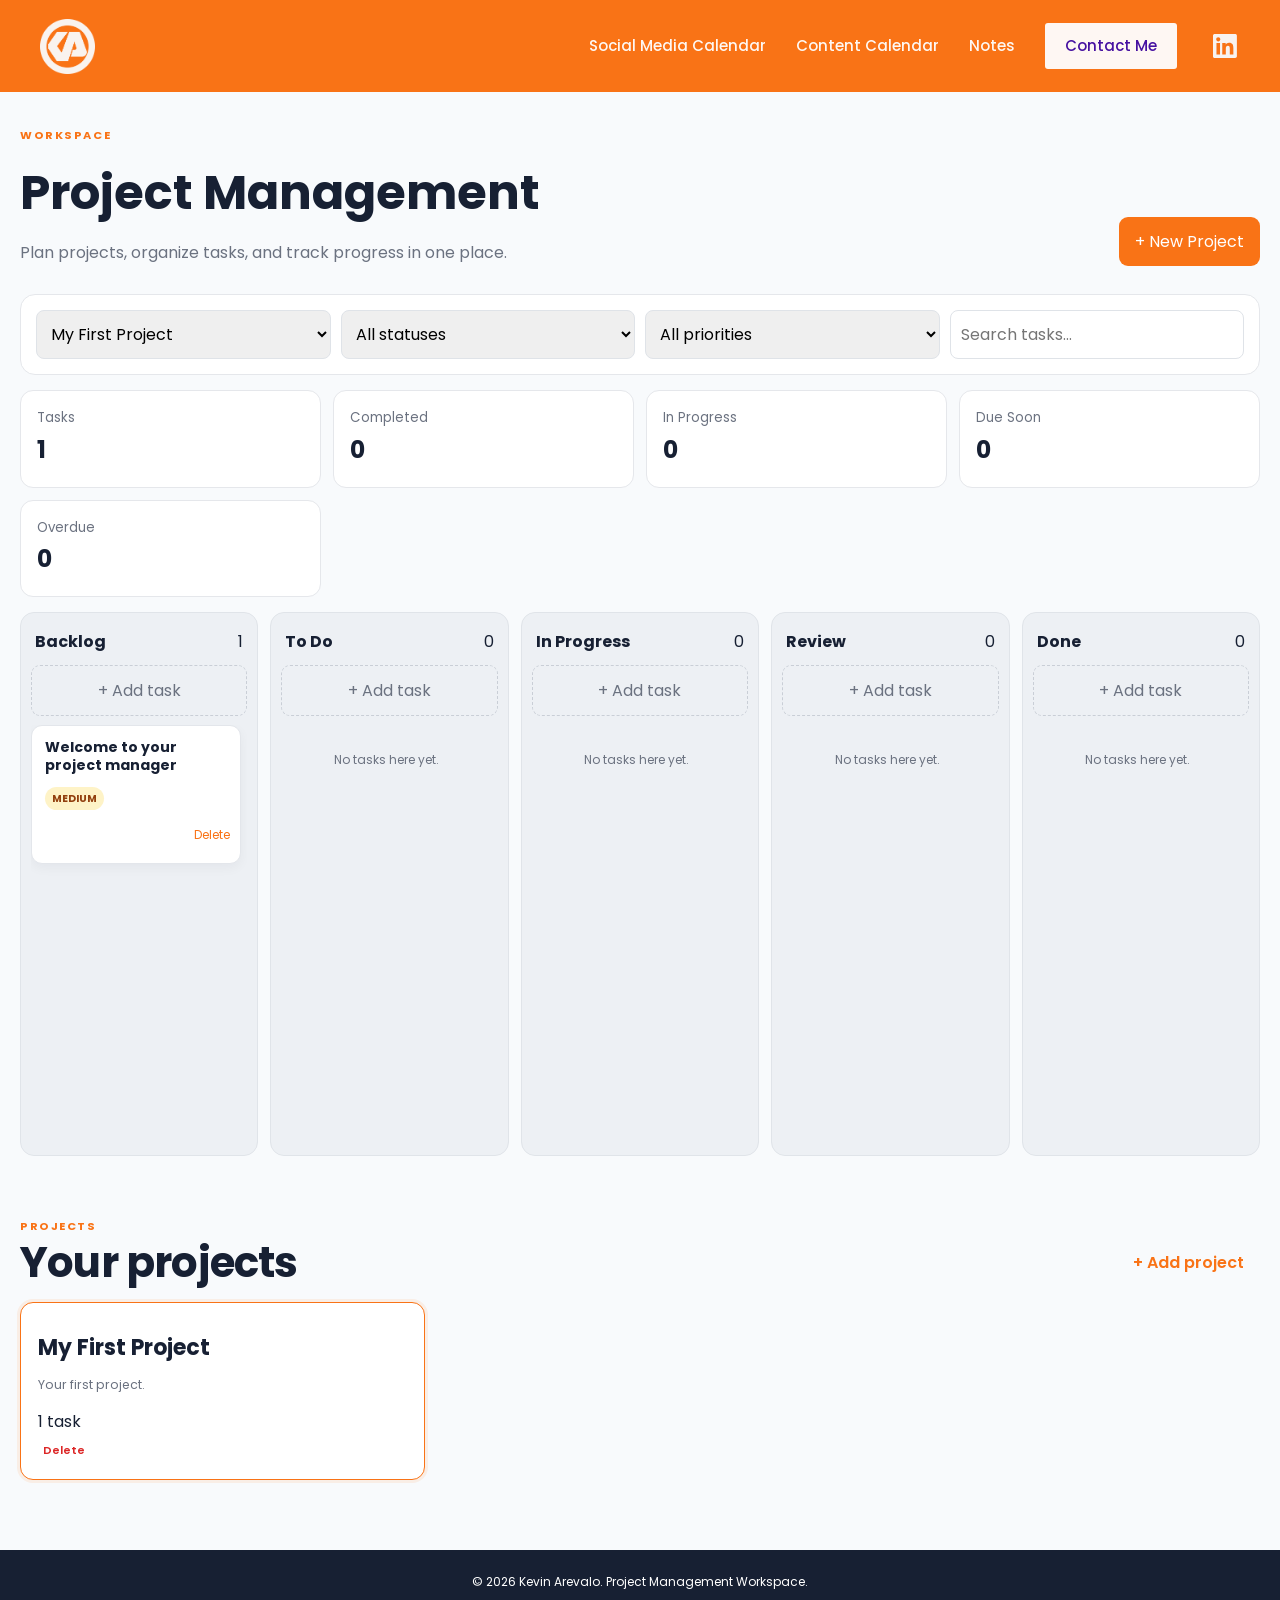
<file: project-management.html>
<!doctype html>
<html lang="en">

<head>
  <meta charset="utf-8">

  <meta
    name="viewport"
    content="width=device-width, initial-scale=1"
  >

  <title>Project Management | Kevin Arevalo</title>

  <!-- Google Fonts -->
  <link rel="preconnect" href="https://fonts.googleapis.com">
  <link
    rel="preconnect"
    href="https://fonts.gstatic.com"
    crossorigin

  >
  <link
    href="https://fonts.googleapis.com/css2?family=Poppins:wght@400;500;600;700&display=swap"
    rel="stylesheet"
  >

  <link rel="icon" type="image/png" href="assets/favicon-o.png">

  <!-- Main Website CSS -->
  <link rel="stylesheet" href="styles.css">

  <!-- Project Management CSS -->
  <link rel="stylesheet" href="project-management.css">
</head>


<body class="pm-page">

  <!-- =====================================================
       HEADER / NAVIGATION
       ===================================================== -->

  <header class="site-header">
    <div class="container">

  <nav class="nav" aria-label="Primary navigation">

    <a
      class="brand"
      href="index.html"
      aria-label="Kevin Arevalo"
    >
      <img
        src="assets/favicon-w.png"
        alt="Kevin Arevalo"
      >
    </a>
   <a href="social/social-media-calendar.html">Social Media Calendar</a>
  <a href="social/content-calendar.html">Content Calendar</a>
   <a href="../../worknotes/index.html">Notes</a>

        <a
          class="btn purple1"
          href="mailto:kevinarevalofreelanceph@gmail.com?subject=I%20would%20like%20to%20know%20more%20about%20your%20services&body=Hi%20Kevin%2C%0A%0AI%20am%20interested%20in%20your%20services.%20Can%20you%20please%20get%20back%20to%20me%2C%20and%20let%27s%20talk%20about%20it.%0A%0AThank%20you%21"
          target="_blank"
          rel="noopener noreferrer"
        >
          Contact Me
        </a>

    <div class="socials" aria-label="Social links">

      <a
        href="https://www.linkedin.com/in/kevin-arevalo-44ba21239/"
        target="_blank"
        rel="noopener noreferrer"
        aria-label="LinkedIn"
      >
        <img
          src="assets/LinkedIn_Icon.svg"
          alt=""
        >
      </a>

    </div>

    <button
      class="mobile-toggle"
      type="button"
      aria-label="Open menu"
      aria-expanded="false"
    >
      ☰
    </button>

  </nav>

</div>

  </header>


  <!-- =====================================================
       MAIN CONTENT
       ===================================================== -->

  <main class="pm-main">

    <div class="pm-wrap">


      <!-- =================================================
           PAGE HEADER
           ================================================= -->

      <section class="pm-head">

        <div>

          <span>WORKSPACE</span>

          <h1>
            Project Management
          </h1>

          <p>
            Plan projects, organize tasks, and track progress
            in one place.
          </p>

        </div>


        <!-- New Project Button -->

        <button
          id="newProject"
          type="button"
        >
          + New Project
        </button>

      </section>



      <!-- =================================================
           TOOLBAR
           ================================================= -->

      <section class="pm-toolbar">

        <!-- Project Selector -->

        <label for="projectSelect" class="sr-only">
          Select project
        </label>

        <select id="projectSelect">
        </select>


        <!-- Status Filter -->

        <label for="statusFilter" class="sr-only">
          Filter by status
        </label>

        <select id="statusFilter">

          <option value="all">
            All statuses
          </option>

          <option value="backlog">
            Backlog
          </option>

          <option value="todo">
            To Do
          </option>

          <option value="in-progress">
            In Progress
          </option>

          <option value="review">
            Review
          </option>

          <option value="done">
            Done
          </option>

        </select>


        <!-- Priority Filter -->

        <label for="priorityFilter" class="sr-only">
          Filter by priority
        </label>

        <select id="priorityFilter">

          <option value="all">
            All priorities
          </option>

          <option value="high">
            High
          </option>

          <option value="medium">
            Medium
          </option>

          <option value="low">
            Low
          </option>

        </select>


        <!-- Task Search -->

        <label for="search" class="sr-only">
          Search tasks
        </label>

        <input
          id="search"
          type="search"
          placeholder="Search tasks..."
          autocomplete="off"
        >

      </section>



      <!-- =================================================
           PROJECT STATISTICS
           ================================================= -->

      <section
        class="pm-stats"
        aria-label="Project statistics"
      >

        <!-- Total Tasks -->

        <div>

          <small>
            Tasks
          </small>

          <b id="statTasks">
            0
          </b>

        </div>


        <!-- Completed -->

        <div>

          <small>
            Completed
          </small>

          <b id="statCompleted">
            0%
          </b>

        </div>


        <!-- In Progress -->

        <div>

          <small>
            In Progress
          </small>

          <b id="statProgress">
            0
          </b>

        </div>


        <!-- Due Soon -->

        <div>

          <small>
            Due Soon
          </small>

          <b id="statDue">
            0
          </b>

        </div>



       <!-- Overdue -->

<div>

  <small>
    Overdue
  </small>

  <b id="statOverdue">
    0
  </b>

</div>

      </section>

      <!-- =================================================
           KANBAN BOARD
           ================================================= -->

      <section
        id="board"
        class="board"
        aria-label="Project task board"
      >
      </section>



      <!-- =================================================
           PROJECT LIST
           ================================================= -->

      <section class="projects">

        <div class="section-head">

          <div>

            <span>
              PROJECTS
            </span>

            <h2>
              Your projects
            </h2>

          </div>


          <!-- Add Project -->

          <button
            id="newProject2"
            type="button"
          >
            + Add project
          </button>

        </div>


        <!-- Project Cards -->

        <div
          id="projectCards"
          class="project-cards"
        >
        </div>

      </section>

    </div>

  </main>



  <!-- =====================================================
       FOOTER
       ===================================================== -->

  <footer class="pm-footer">

    ©
    <span id="year"></span>
    Kevin Arevalo.
    Project Management Workspace.

  </footer>



  <!-- =====================================================
       NEW / EDIT TASK DIALOG
       ===================================================== -->

  <dialog id="taskDialog">

    <form id="taskForm">

      <!-- Close Button -->

      <button
        type="button"
        class="close"
        data-close="taskDialog"
        aria-label="Close task dialog"
      >
        ×
      </button>


      <span>
        TASK
      </span>


      <h2 id="taskDialogTitle">
        Task
      </h2>


      <!-- Hidden Task Information -->

      <input
        type="hidden"
        id="taskId"
      >

      <input
        type="hidden"
        id="taskStatus"
      >


      <!-- Task Title -->

      <label for="taskTitle">

        Title

        <input
          id="taskTitle"
          type="text"
          required
          maxlength="140"
          placeholder="Enter task title"
        >

      </label>


      <!-- Task Description -->

      <label for="taskDescription">

        Description

        <textarea
          id="taskDescription"
          rows="4"
          placeholder="Add task details..."
        ></textarea>

      </label>


      <!-- Priority + Due Date -->

      <div class="form-grid">


        <!-- Priority -->

        <label for="taskPriority">

          Priority

          <select id="taskPriority">

            <option value="high">
              High
            </option>

            <option
              value="medium"
              selected
            >
              Medium
            </option>

            <option value="low">
              Low
            </option>

          </select>

        </label>


        <!-- Due Date -->

        <label for="taskDue">

          Due date

          <input
            id="taskDue"
            type="date"
          >

        </label>

      </div>


<!-- Labels -->

<label for="taskLabels">

  Labels

  <input
    id="taskLabels"
    type="text"
    placeholder="SEO, Client, Content"
  >

</label>


<!-- =================================================
     TASK ATTACHMENTS
     ================================================= -->

<section
  class="task-attachments"
  aria-labelledby="taskAttachmentsTitle"
>

  <div class="task-attachments-head">

    <div>

      <strong id="taskAttachmentsTitle">
        Attachments
      </strong>

      <small>
        Add images and documents to this task.
      </small>

    </div>


    <label
      for="taskFiles"
      class="attach-files-button"
    >
      + Attach files
    </label>

    <input
      id="taskFiles"
      type="file"
      multiple
      hidden
      accept="image/*,.pdf,.doc,.docx,.xls,.xlsx,.ppt,.pptx,.txt,.csv"
    >

  </div>


  <div
    id="taskAttachmentsList"
    class="task-attachments-list"
  >

    <p class="no-attachments">
      No attachments yet.
    </p>

  </div>

</section>


      <!-- Dialog Buttons -->

      <div class="dialog-actions">

        <button
          type="button"
          data-close="taskDialog"
        >
          Cancel
        </button>


        <button
          type="submit"
          class="primary"
        >
          Save task
        </button>

      </div>

    </form>

  </dialog>



  <!-- =====================================================
       NEW PROJECT DIALOG
       ===================================================== -->

  <dialog id="projectDialog">

    <form id="projectForm">

      <!-- Close Button -->

      <button
        type="button"
        class="close"
        data-close="projectDialog"
        aria-label="Close project dialog"
      >
        ×
      </button>


      <span>
        PROJECT
      </span>


      <h2>
        New project
      </h2>


      <!-- Project Name -->

      <label for="projectName">

        Project name

        <input
          id="projectName"
          type="text"
          required
          maxlength="100"
          placeholder="Enter project name"
        >

      </label>


      <!-- Project Description -->

      <label for="projectDescription">

        Description

        <textarea
          id="projectDescription"
          rows="4"
          placeholder="What is this project about?"
        ></textarea>

      </label>


      <!-- Dialog Buttons -->

      <div class="dialog-actions">

        <button
          type="button"
          data-close="projectDialog"
        >
          Cancel
        </button>


        <button
          type="submit"
          class="primary"
        >
          Create project
        </button>

      </div>

    </form>

  </dialog>



  <!-- =====================================================
       JAVASCRIPT
       ===================================================== -->

  <script src="project-management.js"></script>

</body>

</html>
</file>
<file: styles.css>
/* =========================================================
   1. FONTS
   ========================================================= */

@import url("https://fonts.googleapis.com/css2?family=Poppins:wght@400;500;600;700&display=swap");


/* =========================================================
   2. GLOBAL VARIABLES
   ========================================================= */

:root {
  --orange: #f97316;
  --orange-dark: #ea580c;

  --navy: #172033;

  --soft: #f8fafc;
  --lav: #f2f0fe;

  --purple: #5200d9;
  --purple2: #c10fff;

  --yellow: #ffcd57;

  --white: #ffffff;
  --muted: #6b7280;

  --max: 1200px;
}


/* =========================================================
   3. GLOBAL / RESET STYLES
   ========================================================= */

* {
  box-sizing: border-box;
}

html {
  scroll-behavior: smooth;
}

body {
  margin: 0;
  font-family: Poppins, Arial, sans-serif;
  color: var(--navy);
  background: var(--white);
  line-height: 1.7;
}

img {
  max-width: 100%;
  display: block;
}

a {
  color: inherit;
}


/* =========================================================
   4. CONTAINER
   ========================================================= */

.container {
  width: min(var(--max), calc(100% - 48px));
  margin: auto;
}


/* =========================================================
   5. HEADER / NAVIGATION
   ========================================================= */

.site-header {
  position: fixed;
  top: 0;
  left: 0;
  right: 0;
  z-index: 1000;
  color: var(--white);
  background: var(--orange);
}

.nav {
  height: 92px;
  display: flex;
  align-items: center;
  justify-content: flex-end;
  gap: 30px;
}

.nav a {
  text-decoration: none;
  font-weight: 500;
  font-size: 15px;
  opacity: 0.95;
}

.nav a:hover {
  opacity: 1;
  text-decoration: underline;
  text-underline-offset: 5px;
}


/* =========================================================
   6. BRAND / LOGO
   ========================================================= */

.brand {
  display: flex;
  align-items: center;
  margin-right: auto;
  text-decoration: none;
}

.brand img {
  width: 55px;
  height: auto;
  display: block;
  object-fit: contain;
}


/* =========================================================
   7. PROJECTS DROPDOWN
   ========================================================= */

.nav-dropdown {
  position: relative;
}

.nav-dropdown-toggle {
  display: block;
}


/* Dropdown box */

.dropdown-menu {
  position: absolute;
  top: 100%;
  left: 50%;
  transform: translateX(-50%);

  width: 210px;
  padding: 8px 0;

  background: var(--white);
  border-radius: 6px;

  box-shadow: 0 10px 30px rgba(0, 0, 0, 0.15);

  opacity: 0;
  visibility: hidden;
  pointer-events: none;

  transition:
    opacity 0.25s ease,
    visibility 0.25s ease;
}


/* Dropdown links */

.dropdown-menu a {
  display: block;
  padding: 11px 18px;

  color: var(--navy);
  font-size: 14px;
  font-weight: 500;

  text-decoration: none;
  opacity: 1;
}


/* Dropdown link hover */

.dropdown-menu a:hover {
  background: var(--soft);
  color: var(--orange);
  text-decoration: none;
}


/* Show dropdown */

.nav-dropdown:hover .dropdown-menu {
  opacity: 1;
  visibility: visible;
  pointer-events: auto;
}


/* =========================================================
   8. KEYBOARD FOCUS
   ========================================================= */

.nav a:focus-visible,
.mobile-toggle:focus-visible {
  outline: 2px solid var(--white);
  outline-offset: 3px;
}

.dropdown-menu a:focus-visible {
  outline: 2px solid var(--orange);
  outline-offset: -2px;
}


/* =========================================================
   9. SOCIAL MEDIA ICONS
   ========================================================= */

.socials {
  display: flex;
  gap: 15px;
  margin-left: 3px;
}

.socials img {
  width: 30px;
  height: 30px;
  display: block;
  object-fit: contain;
}


/* =========================================================
   10. HERO SECTION
   ========================================================= */

.hero {
  min-height: 650px;
  background: linear-gradient(
    135deg,
    var(--orange),
    var(--orange-dark)
  );
  color: var(--white);
  display: flex;
  align-items: center;
}

.hero-grid {
  display: grid;
  grid-template-columns: 1fr 1fr;
  align-items: center;
  gap: 40px;
  padding: 110px 0 55px;
}

.hero h1 {
  font-size: 54px;
  line-height: 1.1;
  margin: 0 0 20px;
  letter-spacing: -1.5px;
}

.hero p {
  font-size: 16px;
  max-width: 530px;
  margin: 0 0 26px;
}


/* =========================================================
   11. BUTTONS
   ========================================================= */

.btn {
  display: inline-flex;
  align-items: center;
  justify-content: center;

  text-decoration: none;

  background: #fed7aa;
  color: #172033;

  border-radius: 3px;
  padding: 10px 20px;

  font-weight: 700;

  transition: 0.2s;
}

.btn:hover {
  transform: translateY(-2px);
  filter: brightness(0.97);

}

.btn.purple1 {
  background: var(--white);
  color: #3d0ca9;
}


/* =========================================================
   12. HERO IMAGE / ART
   ========================================================= */

.hero-art {
  width: min(100%, 590px);
  margin-left: auto;
}


/* =========================================================
   13. OFFER / FEATURES SECTION
   ========================================================= */

.offer {
  background: var(--soft);
  padding: 48px 0 10px;
}

.offer-grid {
  display: grid;
  grid-template-columns: repeat(4, 1fr);
  gap: 40px;
}

.offer-card {
  padding: 18px 0 24px;
}

.offer-card p {
  margin: 0;
  color: var(--muted);
  font-size: 15px;
}


/* =========================================================
   14. GENERAL SECTION STYLES
   ========================================================= */

.section {
  padding: 120px 0;
}

section {
  scroll-margin-top: 92px;
}

h2 {
  font-size: 42px;
  line-height: 1.15;
  letter-spacing: -0.8px;
  margin: 0 0 35px;
}

h3 {
  font-size: 22px;
  line-height: 1.25;
  margin: 14px 0 8px;
}


/* =========================================================
   15. SCREEN READER ONLY
   ========================================================= */

.sr-only {
  position: absolute;
  width: 1px;
  height: 1px;
  padding: 0;
  margin: -1px;
  overflow: hidden;
  clip: rect(0, 0, 0, 0);
  white-space: nowrap;
  border: 0;
}


/* =========================================================
   16. ICONS
   ========================================================= */

.icon {
  width: 48px;
  height: 48px;
  margin-bottom: 14px;
  object-fit: contain;
}


/* =========================================================
   17. SERVICES SECTION
   ========================================================= */

.services-grid {
  display: grid;
  grid-template-columns: repeat(3, 1fr);
  gap: 30px;
  margin-top: 50px;
}

.service-card img {
  display: block;
  width: 77px;
  height: 77px;
  margin: 0 auto 20px;
  object-fit: contain;
}

.service-card p {
  margin: 0;
  color: var(--muted);
  font-size: 15px;
}


/* =========================================================
   18. ABOUT SECTION
   ========================================================= */

.about {
  background: var(--soft);
}

.about-grid {
  display: grid;
  grid-template-columns: 1fr 1fr;
  gap: 80px;
  align-items: center;
}

.about-copy p {
  color: var(--muted);
}

.about-img {
  width: 100%;
  border-radius: 3px;
}


/* =========================================================
   19. MY OBJECTIVE
   ========================================================= */

.objective {
  background: var(--lav);
  text-align: center;
  padding: 85px 0;
}

.objective .container {
  max-width: 800px;
}

.avatar {
  width: 64px;
  height: 64px;
  margin: 0 auto 28px;
  object-fit: contain;
}

.quote {
  font-size: 22px;
  line-height: 1.6;
  color: var(--navy);
  margin: 0 0 20px;
}

.kevin {
  font-weight: 700;
}


/* =========================================================
   20. WHY CHOOSE ME SECTION
   ========================================================= */

.why-grid {
  display: grid;
  grid-template-columns: repeat(3, 1fr);
  gap: 70px;
  margin-top: 60px;
}

.why-card .icon {
  margin-bottom: 12px;
}

.why-card p {
  margin: 0;
  color: var(--muted);
  font-size: 15px;
}


/* =========================================================
   21. CONTACT SECTION
   ========================================================= */

.contact {
  background: linear-gradient(
    35deg,
    #060097 0%,
    #8204ff 64%,
    var(--purple2) 98%
  );

  color: var(--white);
  text-align: center;
  padding: 104px 0;
}

.contact h2 {
  color: var(--white);
  max-width: 760px;
  margin: 0 auto 5px;
}

.contact p {
  margin: 0 0 26px;
}


/* =========================================================
   22. FOOTER
   ========================================================= */

.footer {
  padding: 30px 0;
  background: #101827;
  color: #cbd5e1;
  text-align: center;
  font-size: 14px;
}


/* =========================================================
   23. MOBILE MENU BUTTON
   ========================================================= */

.mobile-toggle {
  display: none;

  background: none;
  border: 0;

  color: var(--white);
  font-size: 28px;

  cursor: pointer;
}


/* =========================================================
   24. TABLET RESPONSIVE DESIGN
   ========================================================= */

@media (max-width: 900px) {

  .nav {
    gap: 18px;
  }

  .nav a {
    font-size: 13px;
  }

  .hero-grid,
  .about-grid {
    grid-template-columns: 1fr;
  }

  .hero {
    min-height: auto;
  }

  .hero-grid {
    padding-top: 125px;
  }

  .hero h1 {
    font-size: 45px;
  }

  .hero-art {
    margin: 0 auto;
  }

  .offer-grid {
    grid-template-columns: repeat(2, 1fr);
  }

  .services-grid {
    grid-template-columns: 1fr 1fr;
  }

  .why-grid {
    grid-template-columns: 1fr 1fr;
  }
}


/* =========================================================
   25. MOBILE RESPONSIVE DESIGN
   ========================================================= */

@media (max-width: 650px) {

  .container {
    width: min(var(--max), calc(100% - 32px));
  }

  .site-header {
    position: fixed;
  }

  .nav {
    height: 75px;
    gap: 10px;
  }

  .nav a {
    display: none;
  }

  .socials {
    display: none;
  }

  .mobile-toggle {
    display: block;
  }

  .nav.open {
    background: rgba(23, 32, 51, 0.96);
    height: auto;
    padding: 18px;
    align-items: flex-start;
    flex-direction: column;
  }

  .nav.open a {
    display: block;
  }

  .nav.open .mobile-toggle {
    position: absolute;
    right: 16px;
    top: 14px;
  }

  .hero-grid {
    padding: 105px 0 50px;
  }

  .hero h1 {
    font-size: 38px;
  }

  h2 {
    font-size: 34px;
  }

  .offer-grid,
  .services-grid,
  .why-grid {
    grid-template-columns: 1fr;
  }

  .section {
    padding: 80px 0;
  }

  .about-grid {
    gap: 35px;
  }

  .contact h2 {
    font-size: 32px;
  }

  section {
    scroll-margin-top: 75px;
  }
}


/* =========================================================
   CERTIFICATES SECTION
   ========================================================= */

.certificates-section {
  padding: 110px 0;
  background: var(--soft);
}


/* SECTION HEADING */

.certificates-section .section-heading {
  max-width: 760px;
  margin: 0 auto 55px;
  text-align: center;
}

.certificates-section .section-label {
  margin-bottom: 14px;

  color: var(--orange);

  font-size: 13px;
  font-weight: 700;

  letter-spacing: 1.5px;
  text-transform: uppercase;
}

.certificates-section .section-heading h2 {
  margin-bottom: 18px;
}

.certificates-section .section-heading p {
  margin: 0;

  color: var(--muted);

  font-size: 16px;
  line-height: 1.7;
}


/* CERTIFICATE GRID */

.certificates-grid {
  display: grid;

  grid-template-columns: repeat(3, 1fr);

  gap: 30px;
}


/* CERTIFICATE CARD */

.certificate-card {
  overflow: hidden;

  background: var(--white);

  border: 1px solid #e5e7eb;
  border-radius: 8px;

  transition:
    transform 0.2s ease,
    box-shadow 0.2s ease;
}

.certificate-card:hover {
  transform: translateY(-5px);

  box-shadow:
    0 15px 35px rgba(23, 32, 51, 0.10);
}


/* CERTIFICATE IMAGE */

.certificate-image {
  width: 100%;
  height: 350px;

  display: flex;
  align-items: center;
  justify-content: center;

  background: #f8fafc;

  border-bottom: 1px solid #e5e7eb;
  overflow: hidden;
}

.certificate-image img {
  display: block;

  width: 100%;
  height: 100%;

  object-fit: contain;
}


/* CERTIFICATE CONTENT */

.certificate-content {
  padding: 26px;
}

.certificate-content h3 {
  margin: 0 0 12px;

  font-size: 20px;
  line-height: 1.4;
}

.certificate-content p {
  margin: 0;

  color: var(--muted);

  font-size: 14px;
  line-height: 1.7;
}


/* =========================================================
   CERTIFICATES TABLET
   ========================================================= */

@media (max-width: 900px) {

  .certificates-grid {
    grid-template-columns: 1fr 1fr;
  }

}


/* =========================================================
   CERTIFICATES MOBILE
   ========================================================= */

@media (max-width: 650px) {

  .certificates-section {
    padding: 75px 0;
  }

  .certificates-section .section-heading {
    margin-bottom: 40px;
  }

  .certificates-grid {
    grid-template-columns: 1fr;
  }

  .certificate-content {
    padding: 24px;
  }

}

/* =========================================================
   BLOG PAGE
   ========================================================= */


/* ---------------------------------------------------------
   BLOG HERO
   --------------------------------------------------------- */

.blog-hero {
  padding: 170px 0 90px;

  background: linear-gradient(
    135deg,
    var(--orange),
    var(--orange-dark)
  );

  color: var(--white);
  text-align: center;
}

.blog-hero .container {
  max-width: 850px;
}

.blog-label {
  margin: 0 0 14px;

  font-size: 13px;
  font-weight: 700;

  letter-spacing: 1.5px;
  text-transform: uppercase;

  color: #fed7aa;
}

.blog-hero h1 {
  margin: 0 0 20px;

  font-size: 52px;
  line-height: 1.15;
  letter-spacing: -1px;
}

.blog-intro {
  max-width: 720px;

  margin: 0 auto;

  font-size: 17px;
  line-height: 1.8;
}


/* ---------------------------------------------------------
   BLOG SECTION
   --------------------------------------------------------- */

.blog-section {
  padding: 110px 0;
  background: var(--white);
}

.blog-section-heading {
  max-width: 760px;
  margin: 0 auto 55px;

  text-align: center;
}

.blog-section-heading h2 {
  margin-bottom: 15px;
}

.blog-section-heading p {
  margin: 0;

  color: var(--muted);
  font-size: 16px;
}


/* ---------------------------------------------------------
   BLOG GRID
   --------------------------------------------------------- */

.blog-grid {
  display: grid;

  grid-template-columns: repeat(3, 1fr);

  gap: 30px;
}


/* ---------------------------------------------------------
   BLOG CARD
   --------------------------------------------------------- */

.blog-card {
  overflow: hidden;

  background: var(--white);

  border: 1px solid #e5e7eb;
  border-radius: 8px;

  transition:
    transform 0.2s ease,
    box-shadow 0.2s ease;
}

.blog-card:hover {
  transform: translateY(-5px);

  box-shadow:
    0 15px 35px rgba(23, 32, 51, 0.10);
}


/* ---------------------------------------------------------
   BLOG IMAGE
   --------------------------------------------------------- */

.blog-image {
  display: block;

  width: 100%;
  height: 220px;

  overflow: hidden;

  background: var(--soft);
}

.blog-image img {
  width: 100%;
  height: 100%;

  object-fit: cover;

  transition: transform 0.3s ease;
}

.blog-card:hover .blog-image img {
  transform: scale(1.03);
}


/* ---------------------------------------------------------
   BLOG CONTENT
   --------------------------------------------------------- */

.blog-content {
  padding: 26px;
}

.blog-category {
  margin: 0 0 10px;

  color: var(--orange);

  font-size: 12px;
  font-weight: 700;

  letter-spacing: 1px;
  text-transform: uppercase;
}

.blog-content h3 {
  margin: 0 0 14px;

  font-size: 21px;
  line-height: 1.4;
}

.blog-content h3 a {
  color: var(--navy);

  text-decoration: none;
}

.blog-content h3 a:hover {
  color: var(--orange);
}

.blog-excerpt {
  margin: 0 0 22px;

  color: var(--muted);

  font-size: 14px;
  line-height: 1.7;
}


/* ---------------------------------------------------------
   BLOG META
   --------------------------------------------------------- */

.blog-meta {
  display: flex;

  align-items: center;
  justify-content: space-between;

  gap: 15px;

  padding-top: 18px;

  border-top: 1px solid #e5e7eb;

  color: var(--muted);

  font-size: 12px;
}

.blog-read-more {
  color: var(--orange);

  font-weight: 700;

  text-decoration: none;

  white-space: nowrap;
}

.blog-read-more:hover {
  color: var(--orange-dark);
  text-decoration: underline;
  text-underline-offset: 4px;
}


/* ---------------------------------------------------------
   BLOG CTA
   --------------------------------------------------------- */

.blog-cta {
  padding: 100px 0;

  background: linear-gradient(
    35deg,
    #060097 0%,
    #8204ff 64%,
    var(--purple2) 98%
  );

  color: var(--white);

  text-align: center;
}

.blog-cta h2 {
  max-width: 760px;

  margin: 0 auto 8px;

  color: var(--white);
}

.blog-cta p {
  margin: 0 auto 26px;

  max-width: 650px;
}


/* ---------------------------------------------------------
   BLOG TABLET
   --------------------------------------------------------- */

@media (max-width: 900px) {

  .blog-grid {
    grid-template-columns: 1fr 1fr;
  }

  .blog-hero h1 {
    font-size: 45px;
  }

}


/* ---------------------------------------------------------
   BLOG MOBILE
   --------------------------------------------------------- */

@media (max-width: 650px) {

  .blog-hero {
    padding: 125px 0 70px;
  }

  .blog-hero h1 {
    font-size: 36px;
  }

  .blog-intro {
    font-size: 15px;
  }

  .blog-section {
    padding: 75px 0;
  }

  .blog-grid {
    grid-template-columns: 1fr;
  }

  .blog-image {
    height: 210px;
  }

  .blog-content {
    padding: 24px;
  }

  .blog-cta {
    padding: 75px 0;
  }

  .blog-cta h2 {
    font-size: 32px;
  }

}

/* =========================================================
   BLOG ARTICLE
   ========================================================= */

.article-header {
  background: linear-gradient(
    135deg,
    var(--orange),
    var(--orange-dark)
  );

  color: var(--white);

  text-align: center;

  padding: 155px 0 75px;
}


.article-header .container {
  max-width: 900px;
}


.article-category {
  margin: 0 0 15px;

  font-size: 13px;
  font-weight: 700;

  letter-spacing: 1.5px;

  text-transform: uppercase;

  opacity: 0.9;
}


.article-header h1 {
  margin: 0 auto 18px;

  font-size: 48px;
  line-height: 1.2;

  letter-spacing: -1px;
}


.article-meta {
  margin: 0;

  font-size: 14px;

  opacity: 0.9;
}


/* =========================================================
   ARTICLE CONTENT AREA
   ========================================================= */

.article-page {
  background: var(--white);

  padding: 80px 0 100px;
}


.article-container {
  max-width: 850px;
}


/* =========================================================
   ARTICLE INTRO
   ========================================================= */

.article-intro {
  margin-bottom: 45px;

  padding-bottom: 35px;

  border-bottom: 1px solid #e5e7eb;
}


.article-intro p {
  margin: 0;

  font-size: 20px;
  line-height: 1.8;

  color: var(--navy);
}


/* =========================================================
   ARTICLE BODY
   ========================================================= */

.article-content {
  color: var(--navy);

  font-size: 16px;
}


.article-content h2 {
  margin: 50px 0 18px;

  font-size: 32px;
  line-height: 1.25;
}


.article-content h2:first-child {
  margin-top: 0;
}


.article-content h3 {
  margin: 32px 0 12px;

  font-size: 22px;
}


.article-content p {
  margin: 0 0 22px;

  color: #374151;

  line-height: 1.8;
}


.article-content ul,
.article-content ol {
  margin: 0 0 28px;

  padding-left: 25px;

  color: #374151;
}


.article-content li {
  margin-bottom: 10px;

  line-height: 1.7;
}


.article-content a {
  color: var(--orange);

  font-weight: 600;
}


.article-content a:hover {
  color: var(--orange-dark);
}


/* =========================================================
   FEATURED IMAGE
   ========================================================= */

.article-featured-image {
  margin-top: -50px;
  margin-bottom: 30px;

  border-radius: 8px;

  overflow: hidden;

  background: var(--soft);
}


.article-featured-image img {
  width: 100%;
  height: auto;

  display: block;
}


/* =========================================================
   ARTICLE CTA
   ========================================================= */

.article-cta {
  margin-top: 65px;

  padding: 45px;

  background: var(--lav);

  border-radius: 8px;

  text-align: center;
}


.article-cta h2 {
  margin: 0 0 12px;

  font-size: 30px;
}


.article-cta p {
  max-width: 650px;

  margin: 0 auto 25px;

  color: var(--muted);
}


/* =========================================================
   BACK TO BLOG
   ========================================================= */

.article-back {
  margin-top: 40px;

  text-align: center;
}


.article-back a {
  color: var(--orange);

  font-weight: 600;

  text-decoration: none;
}


.article-back a:hover {
  text-decoration: underline;

  text-underline-offset: 4px;
}


/* =========================================================
   ARTICLE TABLET
   ========================================================= */

@media (max-width: 900px) {

  .article-header {
    padding: 135px 0 65px;
  }

  .article-header h1 {
    font-size: 42px;
  }

  .article-page {
    padding: 65px 0 80px;
  }

}


/* =========================================================
   ARTICLE MOBILE
   ========================================================= */

@media (max-width: 650px) {

  .article-header {
    padding: 115px 0 55px;
  }

  .article-header h1 {
    font-size: 34px;

    letter-spacing: -0.5px;
  }

  .article-page {
    padding: 55px 0 70px;
  }

  .article-intro p {
    font-size: 18px;
  }

  .article-content {
    font-size: 15px;
  }

  .article-content h2 {
    font-size: 27px;

    margin-top: 40px;
  }

  .article-content h3 {
    font-size: 20px;
  }

  .article-cta {
    padding: 32px 22px;
  }

  .article-cta h2 {
    font-size: 26px;
  }

}

/* =========================================================
   ARTICLE BLOCKQUOTE
   ========================================================= */

.article-content blockquote {
  margin: 30px 0;
  padding: 20px 25px;

  border-left: 4px solid var(--orange);

  background: var(--soft);

  color: var(--navy);

  font-size: 17px;
  line-height: 1.8;
  font-style: italic;
}

/* =========================================================
   VIRTUAL ASSISTANT LANDING PAGE
========================================================= */


/* ---------------------------------------------------------
   HERO
--------------------------------------------------------- */

.va-hero {
  background:
    linear-gradient(
      135deg,
      var(--orange),
      var(--orange-dark)
    );
  color: var(--white);
  padding: 175px 0 110px;
}

.va-hero-content {
  max-width: 850px;
}

.va-eyebrow {
  margin: 0 0 15px;
  font-size: 13px;
  font-weight: 700;
  letter-spacing: 1.6px;
  text-transform: uppercase;
}

.va-hero h1 {
  max-width: 850px;
  margin: 0 0 25px;
  font-size: 58px;
  line-height: 1.12;
  letter-spacing: -1.5px;
}

.va-hero-text {
  max-width: 760px;
  margin: 0 0 20px;
  font-size: 20px;
  line-height: 1.75;
}

.va-hero-highlight {
  margin: 0 0 32px;
  font-size: 19px;
  font-weight: 600;
}

.va-hero .btn,
.va-cta .btn {
  display: inline-block;
  padding: 14px 25px;
  background: var(--white);
  color: var(--orange-dark);
  border-radius: 5px;
  font-size: 13px;
  font-weight: 700;
  letter-spacing: .5px;
  text-decoration: none;
  transition: .2s ease;
}

.va-hero .btn:hover,
.va-cta .btn:hover {
  transform: translateY(-2px);
  background: #fff7ed;
}


/* ---------------------------------------------------------
   SHARED SECTION HEADING
--------------------------------------------------------- */

.va-section-heading {
  max-width: 800px;
  margin-bottom: 45px;
}

.va-section-heading h2 {
  margin: 0 0 18px;
  font-size: 42px;
  line-height: 1.2;
  letter-spacing: -.8px;
}

.va-section-heading > p:last-child {
  margin: 0;
  color: var(--muted);
  font-size: 17px;
  line-height: 1.75;
}


/* ---------------------------------------------------------
   INTRO
--------------------------------------------------------- */

.va-intro {
  padding: 90px 0;
  background: var(--white);
}

.va-intro-grid {
  display: grid;
  grid-template-columns: repeat(2, 1fr);
  gap: 55px;
  max-width: 950px;
}

.va-intro-grid p {
  margin: 0 0 20px;
  color: #374151;
  font-size: 17px;
  line-height: 1.8;
}

.va-intro-callout {
  max-width: 950px;
  margin-top: 35px;
  padding: 28px 32px;
  background: var(--lav);
  border-left: 4px solid var(--orange);
  border-radius: 5px;
}

.va-intro-callout p {
  margin: 0;
  color: var(--navy);
  font-size: 18px;
  line-height: 1.75;
}


/* ---------------------------------------------------------
   SERVICES
--------------------------------------------------------- */

.va-services {
  padding: 95px 0 105px;
  background: var(--soft);
}

.va-service-grid {
  display: grid;
  grid-template-columns: repeat(2, 1fr);
  gap: 25px;
}

.va-service-card {
  padding: 32px;
  background: var(--white);
  border: 1px solid #e5e7eb;
  border-radius: 8px;
  transition: transform .2s ease, box-shadow .2s ease;
}

.va-service-card:hover {
  transform: translateY(-3px);
  box-shadow: 0 10px 30px rgba(23, 32, 51, .07);
}

.va-service-number {
  display: inline-block;
  margin-bottom: 14px;
  color: var(--orange);
  font-size: 13px;
  font-weight: 700;
  letter-spacing: 1px;
}

.va-service-card h3 {
  margin: 0 0 12px;
  color: var(--navy);
  font-size: 24px;
  line-height: 1.3;
}

.va-service-card > p {
  margin: 0 0 20px;
  color: #4b5563;
  line-height: 1.7;
}

.va-service-card ul {
  margin: 0 0 22px;
  padding-left: 20px;
  color: #374151;
}

.va-service-card li {
  margin-bottom: 8px;
  line-height: 1.55;
}

.va-best-for,
.va-tools,
.va-service-note {
  padding-top: 18px;
  border-top: 1px solid #e5e7eb;
  font-size: 14px;
}

.va-service-note {
  color: var(--navy) !important;
}


/* ---------------------------------------------------------
   VALUE / EXPERIENCE
--------------------------------------------------------- */

.va-value {
  padding: 95px 0;
  background: var(--white);
}

.va-value-grid {
  display: grid;
  grid-template-columns: repeat(4, 1fr);
  gap: 22px;
}

.va-value-card {
  padding: 28px 24px;
  background: var(--soft);
  border-radius: 7px;
}

.va-value-card h3 {
  margin: 0 0 12px;
  color: var(--navy);
  font-size: 20px;
  line-height: 1.3;
}

.va-value-card p {
  margin: 0;
  color: #4b5563;
  font-size: 15px;
  line-height: 1.7;
}


/* ---------------------------------------------------------
   TOOLS
--------------------------------------------------------- */

.va-tools-section {
  padding: 95px 0;
  background: var(--lav);
}

.va-tools-grid {
  display: grid;
  grid-template-columns: repeat(2, 1fr);
  gap: 18px;
}

.va-tool-group {
  padding: 25px 28px;
  background: var(--white);
  border-radius: 7px;
}

.va-tool-group h3 {
  margin: 0 0 8px;
  color: var(--navy);
  font-size: 18px;
}

.va-tool-group p {
  margin: 0;
  color: #4b5563;
  font-size: 15px;
  line-height: 1.7;
}


/* ---------------------------------------------------------
   SUPPORT OPTIONS
--------------------------------------------------------- */

.va-support {
  padding: 95px 0;
  background: var(--white);
}

.va-support-grid {
  display: grid;
  grid-template-columns: repeat(3, 1fr);
  gap: 25px;
}

.va-support-card {
  padding: 32px;
  border: 1px solid #e5e7eb;
  border-radius: 8px;
}

.va-support-number {
  display: inline-block;
  margin-bottom: 15px;
  color: var(--orange);
  font-size: 13px;
  font-weight: 700;
  letter-spacing: 1px;
}

.va-support-card h3 {
  margin: 0 0 14px;
  color: var(--navy);
  font-size: 22px;
}

.va-support-card p {
  margin: 0 0 18px;
  color: #4b5563;
  line-height: 1.7;
}

.va-support-card strong {
  color: var(--navy);
  font-size: 15px;
  line-height: 1.6;
}


/* ---------------------------------------------------------
   FINAL CTA
--------------------------------------------------------- */

.va-cta {
  padding: 100px 0;
  background:
    linear-gradient(
      135deg,
      var(--orange),
      var(--orange-dark)
    );
  color: var(--white);
  text-align: center;
}

.va-cta-content {
  max-width: 760px;
  margin: 0 auto;
}

.va-cta .va-eyebrow {
  opacity: .9;
}

.va-cta h2 {
  margin: 0 0 25px;
  font-size: 44px;
  line-height: 1.2;
  letter-spacing: -.8px;
}

.va-cta p {
  max-width: 700px;
  margin: 0 auto 14px;
  font-size: 17px;
  line-height: 1.75;
}

.va-cta-question {
  margin-top: 28px !important;
  margin-bottom: 28px !important;
  font-weight: 600;
}


/* ---------------------------------------------------------
   SIGNATURE
--------------------------------------------------------- */

.va-signature {
  padding: 65px 0;
  background: var(--navy);
  color: var(--white);
  text-align: center;
}

.va-signature h2 {
  margin: 0 0 8px;
  font-size: 28px;
}

.va-signature-title {
  margin: 0 0 15px;
  font-size: 16px;
  font-weight: 600;
}

.va-signature p:last-child {
  max-width: 800px;
  margin: 0 auto;
  color: #d1d5db;
  font-size: 14px;
  line-height: 1.7;
}


/* ---------------------------------------------------------
   TABLET
--------------------------------------------------------- */

@media (max-width: 900px) {

  .va-hero {
    padding: 145px 0 90px;
  }

  .va-hero h1 {
    font-size: 46px;
  }

  .va-section-heading h2 {
    font-size: 36px;
  }

  .va-service-grid {
    grid-template-columns: 1fr;
  }

  .va-value-grid {
    grid-template-columns: repeat(2, 1fr);
  }

  .va-support-grid {
    grid-template-columns: 1fr;
  }

}


/* ---------------------------------------------------------
   MOBILE
--------------------------------------------------------- */

@media (max-width: 650px) {

  .va-hero {
    padding: 120px 0 70px;
  }

  .va-hero h1 {
    font-size: 35px;
    letter-spacing: -.5px;
  }

  .va-hero-text {
    font-size: 17px;
  }

  .va-hero-highlight {
    font-size: 17px;
  }

  .va-intro,
  .va-services,
  .va-value,
  .va-tools-section,
  .va-support {
    padding: 65px 0;
  }

  .va-section-heading {
    margin-bottom: 32px;
  }

  .va-section-heading h2 {
    font-size: 30px;
  }

  .va-intro-grid {
    grid-template-columns: 1fr;
    gap: 10px;
  }

  .va-intro-callout {
    padding: 22px;
  }

  .va-service-card {
    padding: 25px;
  }

  .va-service-card h3 {
    font-size: 21px;
  }

  .va-value-grid {
    grid-template-columns: 1fr;
  }

  .va-tools-grid {
    grid-template-columns: 1fr;
  }

  .va-support-card {
    padding: 25px;
  }

  .va-cta {
    padding: 75px 0;
  }

  .va-cta h2 {
    font-size: 32px;
  }

  .va-cta p {
    font-size: 16px;
  }

  .va-signature {
    padding: 50px 0;
  }

}

/* =========================================================
   PURPLE BUTTON
   Used for the Virtual Assistant services CTA
========================================================= */

.btn.purple {
  display: inline-block;
  padding: 10px 15px;
  background: var(--orange);
  color: var(--white);
  border-radius: 5px;
  font-size: 15px;
  font-weight: 700;
  letter-spacing: .5px;
  text-decoration: none;
  cursor: pointer;
  transition: background .2s ease, border-color .2s ease, transform .2s ease;
}

.btn.purple:hover {
  background: var(--purple2);
  border-color: var(--purple2);
  color: var(--white);
  transform: translateY(-2px);
}
</file>
<file: project-management.css>
/* =========================================================
   PROJECT MANAGEMENT
   Main Variables & Global Styles
   ========================================================= */

:root {
  --pm-orange: #f97316;
  --pm-navy: #172033;
  --pm-muted: #6b7280;
  --pm-bg: #f8fafc;
}

* {
  box-sizing: border-box;
}

.pm-page {
  margin: 0;
  background: var(--pm-bg);
  font-family: Poppins, Arial, sans-serif;
  color: var(--pm-navy);
}


/* =========================================================
   HEADER & NAVIGATION
   ========================================================= */

.pm-header {
  position: fixed;
  inset: 0 0 auto;
  background: var(--pm-orange);
  z-index: 10;
}

.pm-nav {
  max-width: 1200px;
  height: 78px;
  margin: auto;
  padding: 0 20px;

  display: flex;
  align-items: center;
  justify-content: space-between;
}

.pm-brand {
  display: flex;
  align-items: center;
  gap: 10px;

  color: #fff;
  text-decoration: none;
  font-weight: 600;
}

.pm-brand img {
  width: 34px;
  height: 34px;
  object-fit: contain;
}

.pm-nav nav {
  display: flex;
  gap: 22px;
}

.pm-nav nav a {
  color: #fff;
  text-decoration: none;
  font-size: 0.85rem;
}


/* =========================================================
   MAIN CONTENT
   ========================================================= */

.pm-main {
  padding: 120px 20px 70px;
}

.pm-wrap {
  max-width: 1400px;
  margin: auto;
}

.pm-head {
  display: flex;
  justify-content: space-between;
  gap: 20px;
  align-items: end;
}

.pm-head span,
.section-head span,
dialog > form > span {
  font-size: 0.7rem;
  letter-spacing: 0.14em;
  font-weight: 700;
  color: var(--pm-orange);
}

h1 {
  font-size: clamp(2rem, 4vw, 3rem);
  margin: 5px 0;
}

h2 {
  margin: 0;
}

.pm-head p {
  color: var(--pm-muted);
  margin: 0;
}


/* =========================================================
   BUTTONS
   ========================================================= */

button {
  border-radius: 9px;
  padding: 11px 16px;
  font: inherit;
  cursor: pointer;
}

.pm-head button {
  background: var(--pm-orange);
  color: #fff;
  border: 0;
}


/* =========================================================
   TOOLBAR
   ========================================================= */

.pm-toolbar {
  margin: 28px 0 15px;

  background: #fff;
  border: 1px solid #e5e7eb;
  border-radius: 15px;
  padding: 15px;

  display: flex;
  gap: 10px;
}

.pm-toolbar button {
  border-radius: 9px;
  padding: 11px 16px;
  font: inherit;
  cursor: pointer;
}

.pm-toolbar select,
.pm-toolbar input {
  border: 1px solid #dfe3e8;
  border-radius: 8px;
  padding: 10px;
  font: inherit;
  width: 100%;
}


/* =========================================================
   STATISTICS
   ========================================================= */

.pm-stats {
  display: grid;
  grid-template-columns: repeat(4, 1fr);
  gap: 12px;
  margin-bottom: 15px;
}

.pm-stats div {
  background: #fff;
  border: 1px solid #e5e7eb;
  border-radius: 13px;
  padding: 16px;
}

.pm-stats small {
  display: block;
  color: var(--pm-muted);
}

.pm-stats b {
  font-size: 1.5rem;
}


/* =========================================================
   KANBAN BOARD
   ========================================================= */

.board {
  display: grid;
  grid-template-columns: repeat(5, minmax(220px, 1fr));
  gap: 12px;

  /*
    Keep horizontal scrolling for the board,
    while allowing dropdown menus to appear outside
    individual task cards.
  */
  overflow-x: auto;
  overflow-y: visible;
}


/* =========================================================
   KANBAN COLUMNS
   ========================================================= */

.column {
  position: relative;

  background: #edf0f4;
  border: 1px solid #e0e4e9;
  border-radius: 14px;
  padding: 10px;

  min-height: 500px;

  /*
    Important:
    Allows the three-dot task menu to extend
    outside the column instead of being clipped.
  */
  overflow: visible;
}

.column.drag {
  outline: 2px dashed var(--pm-orange);
}

.column-head {
  display: flex;
  justify-content: space-between;
  padding: 5px 4px 10px;
}


/* =========================================================
   ADD TASK BUTTON
   ========================================================= */

.add-task {
  width: 100%;

  border: 1px dashed #c9ced6;
  background: transparent;
  color: var(--pm-muted);

  margin-bottom: 9px;
}


/* =========================================================
   TASK LIST
   ========================================================= */

.task-list {
  height: 420px;
  min-height: 420px;
  overflow-y: auto;
  overflow-x: hidden;
  padding-right: 6px;
}

/* Scrollbar for each task column */
.task-list::-webkit-scrollbar {
  width: 7px;
}

.task-list::-webkit-scrollbar-track {
  background: #f1f5f9;
  border-radius: 10px;
}

.task-list::-webkit-scrollbar-thumb {
  background: #cbd5e1;
  border-radius: 10px;
}

.task-list::-webkit-scrollbar-thumb:hover {
  background: #94a3b8;
}


/* =========================================================
   TASK CARD
   ========================================================= */

.task {
  position: relative;

  background: #fff;
  border: 1px solid #e3e6eb;
  border-radius: 11px;

  padding: 13px;
  margin-bottom: 9px;

  cursor: grab;

  box-shadow: 0 4px 12px #1720330b;

  /*
    Prevent the task itself from clipping
    the three-dot menu.
  */
  overflow: visible;
}

.task.dragging {
  opacity: 0.45;
}

.task h3 {
  font-size: 0.88rem;
  margin: 0 0 8px;
}

.task p {
  font-size: 0.75rem;
  color: var(--pm-muted);
  line-height: 1.5;
}


/* =========================================================
   TASK PRIORITIES
   ========================================================= */

.priority {
  display: inline-block;

  border-radius: 99px;
  padding: 3px 7px;

  font-size: 0.65rem;
  font-weight: 700;

  text-transform: uppercase;
}

.high {
  background: #fee2e2;
  color: #b91c1c;
}

.medium {
  background: #fef3c7;
  color: #92400e;
}

.low {
  background: #dcfce7;
  color: #166534;
}


/* =========================================================
   TASK META / TAGS
   ========================================================= */

.task-meta {
  display: flex;
  gap: 5px;
  flex-wrap: wrap;

  margin-top: 9px;
}

.tag,
.due {
  font-size: 0.63rem;

  background: #f2f0fe;
  color: #5200d9;

  padding: 3px 6px;
  border-radius: 5px;
}

.due {
  background: #f3f4f6;
  color: #5b6470;
}


/* =========================================================
   TASK ACTIONS
   ========================================================= */

.task-actions {
  display: flex;
  justify-content: flex-end;

  margin-top: 10px;

  position: relative;
  z-index: 50;
}

.task-actions button {
  border: 0;
  background: transparent;

  color: var(--pm-orange);

  padding: 2px;
  font-size: 0.75rem;
}


/* =========================================================
   TASK DELETE BUTTON
   ========================================================= */

.task-actions {
  display: flex;
  justify-content: flex-end;
  align-items: center;
  margin-top: 10px;
}

.task-delete-button {
  border: 0;
  background: transparent;
  color: var(--pm-muted);

  width: 30px;
  height: 30px;

  padding: 0;

  display: flex;
  align-items: center;
  justify-content: center;

  border-radius: 7px;

  font-size: 1.15rem;
  line-height: 1;

  cursor: pointer;
}

.task-delete-button:hover {
  background: #fee2e2;
  color: #dc2626;
}


/* =========================================================
   PROJECTS SECTION
   ========================================================= */

.projects {
  margin-top: 55px;
}

.section-head {
  display: flex;
  justify-content: space-between;
  align-items: end;
}

.section-head button {
  border: 0;
  background: none;

  color: var(--pm-orange);

  font-weight: 600;
}

.project-cards {
  display: grid;
  grid-template-columns: repeat(3, 1fr);

  gap: 12px;
  margin-top: 15px;
}

.project-card {
  background: #fff;

  border: 1px solid #e5e7eb;
  border-radius: 13px;

  padding: 17px;

  cursor: pointer;
}

.project-card.active {
  border-color: var(--pm-orange);

  box-shadow: 0 0 0 3px #f9731618;
}

.project-card p {
  font-size: 0.78rem;
  color: var(--pm-muted);
}

.project-delete-button {
  border: 0;
  background: transparent;
  color: #dc2626;
  padding: 2px 5px;
  font: inherit;
  font-size: 0.7rem;
  font-weight: 600;
  line-height: 1.2;
  border-radius: 5px;
  cursor: pointer;
}

.project-delete-button:hover {
  background: #fee2e2;
  color: #b91c1c;
}


/* =========================================================
   PROJECT PROGRESS
   ========================================================= */

.bar {
  height: 7px;

  background: #edf0f3;

  border-radius: 99px;

  overflow: hidden;
}

.bar i {
  display: block;

  height: 100%;

  background: linear-gradient(
    90deg,
    var(--pm-orange),
    #c10fff
  );
}

.progress-label {
  display: flex;
  justify-content: space-between;

  color: var(--pm-muted);

  font-size: 0.65rem;

  margin-top: 5px;
}


/* =========================================================
   FOOTER
   ========================================================= */

.pm-footer {
  background: var(--pm-navy);

  color: #fff;

  text-align: center;

  padding: 22px;

  font-size: 0.75rem;
}


/* =========================================================
   DIALOG / POPUP
   ========================================================= */

dialog {
  position: relative;

  border: 0;
  border-radius: 16px;

  padding: 25px;

  width: min(600px, calc(100% - 30px));

  box-shadow: 0 25px 70px #0003;
}

dialog::backdrop {
  background: #17203388;
}

dialog form {
  display: grid;
  gap: 14px;
}

dialog label {
  display: grid;
  gap: 6px;

  font-size: 0.8rem;
  font-weight: 600;
}

dialog input,
dialog textarea,
dialog select {
  border: 1px solid #dfe3e8;

  border-radius: 8px;

  padding: 10px;

  font: inherit;

  width: 100%;
}


/* =========================================================
   CLOSE BUTTON
   ========================================================= */

.close {
  position: absolute;

  right: 15px;
  top: 15px;

  border: 0;

  background: #f1f2f4;

  font-size: 1.2rem;

  padding: 6px 10px;
}


/* =========================================================
   DIALOG FORM GRID
   ========================================================= */

.form-grid {
  display: grid;

  grid-template-columns: 1fr 1fr;

  gap: 12px;
}


/* =========================================================
   TASK ATTACHMENTS
   ========================================================= */

.task-attachments {
  margin-top: 18px;
  padding: 15px;
  border: 1px solid #e5e7eb;
  border-radius: 10px;
  background: #fafafa;
}

.task-attachments-head {
  display: flex;
  align-items: center;
  justify-content: space-between;
  gap: 15px;
  margin-bottom: 12px;
}

.task-attachments-head > div {
  display: flex;
  flex-direction: column;
  gap: 3px;
}

.task-attachments-head strong {
  color: var(--pm-navy);
  font-size: 0.85rem;
}

.task-attachments-head small {
  color: var(--pm-muted);
  font-size: 0.68rem;
}


/* Attach files button */

.attach-files-button {
  display: inline-flex;
  align-items: center;
  justify-content: center;
  flex: 0 0 auto;
  padding: 7px 11px;
  border-radius: 7px;
  background: var(--pm-orange);
  color: #fff;
  font-size: 0.7rem;
  font-weight: 600;
  cursor: pointer;
  transition: opacity 0.2s ease;
}

.attach-files-button:hover {
  opacity: 0.9;
}


/* Attachment list */

.task-attachments-list {
  display: grid;
  gap: 8px;
}


/* Individual attachment */

.task-attachment {
  display: flex;
  align-items: center;
  justify-content: space-between;
  gap: 12px;
  padding: 10px;
  background: #fff;
  border: 1px solid #e5e7eb;
  border-radius: 8px;
}


/* File information */

.task-attachment-info {
  display: flex;
  align-items: center;
  gap: 9px;
  min-width: 0;
  flex: 1;
}

.task-attachment-icon {
  display: inline-flex;
  align-items: center;
  justify-content: center;
  flex: 0 0 auto;
  width: 32px;
  height: 28px;
  border-radius: 6px;
  background: #f3f4f6;
  color: var(--pm-orange);
  font-size: 0.55rem;
  font-weight: 700;
}

.task-attachment-details {
  display: flex;
  flex-direction: column;
  gap: 2px;
  min-width: 0;
}

.task-attachment-file-name {
  display: block;
  max-width: 100%;
  overflow: hidden;
  color: var(--pm-navy);
  font-size: 0.73rem;
  font-weight: 600;
  text-overflow: ellipsis;
  white-space: nowrap;
  text-decoration: none;
}

.task-attachment-file-name:hover {
  color: var(--pm-orange);
  text-decoration: underline;
}

.task-attachment-details small {
  color: var(--pm-muted);
  font-size: 0.62rem;
}


/* Attachment buttons */

.task-attachment-actions {
  display: flex;
  align-items: center;
  gap: 6px;
  flex: 0 0 auto;
}

.task-attachment-actions button {
  border: 0;
  padding: 5px 8px;
  border-radius: 6px;
  background: transparent;
  font-family: inherit;
  font-size: 0.62rem;
  font-weight: 600;
  cursor: pointer;
}

.attachment-download {
  color: var(--pm-navy);
}

.attachment-download:hover {
  background: #f3f4f6;
}

.attachment-remove {
  color: #dc2626;
}

.attachment-remove:hover {
  background: #fef2f2;
}


/* Empty state */

.no-attachments {
  margin: 0;
  padding: 10px 0;
  color: var(--pm-muted);
  font-size: 0.68rem;
}


/* Mobile */

@media (max-width: 640px) {

  .task-attachments-head {
    align-items: flex-start;
    flex-direction: column;
  }

  .attach-files-button {
    width: 100%;
  }

  .task-attachment {
    align-items: flex-start;
    flex-direction: column;
  }

  .task-attachment-info {
    width: 100%;
  }

  .task-attachment-actions {
    width: 100%;
  }

  .task-attachment-actions button {
    flex: 1;
  }

}

/* =========================================================
   DIALOG ACTION BUTTONS
   ========================================================= */

.dialog-actions {
  display: flex;

  justify-content: flex-end;

  gap: 8px;

  margin-top: 5px;
}


/* Generic dialog buttons */

.dialog-actions button {
  border: 1px solid #ddd;

  background: #fff;

  color: var(--pm-navy);

  border-radius: 9px;

  padding: 11px 16px;

  font: inherit;

  cursor: pointer;
}


/* =========================================================
   SAVE TASK / CREATE PROJECT BUTTONS
   ========================================================= */

/*
  This rule comes AFTER the generic dialog button rule
  so it correctly overrides the white background.
*/

.dialog-actions .primary {
  display: inline-flex;

  align-items: center;
  justify-content: center;

  min-width: 110px;

  background: var(--pm-orange);

  color: #fff;

  border: 1px solid var(--pm-orange);

  opacity: 1;
  visibility: visible;
}

.dialog-actions .primary:hover {
  background: #ea580c;

  border-color: #ea580c;
}


/* Cancel button hover */

.dialog-actions button:not(.primary):hover {
  background: #f3f4f6;
}


/* =========================================================
   EMPTY COLUMN
   ========================================================= */

.empty-column {
  padding: 25px 10px;

  text-align: center;

  color: var(--pm-muted);

  font-size: 0.75rem;
}


/* =========================================================
   SCREEN READER ONLY
   ========================================================= */

.sr-only {
  position: absolute;

  width: 1px;
  height: 1px;

  padding: 0;
  margin: -1px;

  overflow: hidden;

  clip: rect(0, 0, 0, 0);

  white-space: nowrap;

  border: 0;
}


/* =========================================================
   TABLET
   ========================================================= */

@media (max-width: 1000px) {

  .pm-nav nav {
    display: none;
  }

  .board {
    min-width: 1160px;
  }

  .project-cards {
    grid-template-columns: 1fr 1fr;
  }

}


/* =========================================================
   MOBILE
   ========================================================= */

@media (max-width: 650px) {

  .pm-main {
    padding: 100px 12px 50px;
  }

  .pm-head {
    align-items: flex-start;

    flex-direction: column;
  }

  .pm-head button {
    width: 100%;
  }

  .pm-toolbar {
    display: grid;

    grid-template-columns: 1fr 1fr;
  }

  .pm-toolbar input {
    grid-column: 1 / -1;
  }

  .pm-stats {
    grid-template-columns: 1fr 1fr;
  }

  .project-cards {
    grid-template-columns: 1fr;
  }

  .form-grid {
    grid-template-columns: 1fr;
  }


  /*
    Stack popup buttons vertically on small screens.
  */

  .dialog-actions {
    flex-direction: column-reverse;
  }

  .dialog-actions button {
    width: 100%;
  }

}

/* =========================================================
   TASK CARD ATTACHMENTS
   ========================================================= */

.task-attachments-card {
  margin-top: 11px;
  padding-top: 10px;
  border-top: 1px solid #edf0f3;
}

.task-attachments-card-title {
  display: flex;
  align-items: center;
  justify-content: space-between;

  margin-bottom: 6px;

  font-size: 0.68rem;
  font-weight: 700;
  color: var(--pm-navy);
}

.task-attachments-card-title span:last-child {
  color: var(--pm-muted);
  font-weight: 500;
}

.task-attachment-names {
  display: grid;
  gap: 4px;
}

.task-attachment-name {
  display: flex;
  align-items: center;
  gap: 6px;

  min-width: 0;

  font-size: 0.65rem;
  color: var(--pm-muted);
}

.task-attachment-name > span:last-child {
  overflow: hidden;
  text-overflow: ellipsis;
  white-space: nowrap;
}

.task-attachment-file-icon {
  flex: 0 0 auto;

  display: inline-flex;
  align-items: center;
  justify-content: center;

  width: 26px;
  height: 20px;

  border-radius: 4px;

  background: #f3f4f6;
  color: var(--pm-orange);

  font-size: 0.5rem;
  font-weight: 700;
}

/* =========================================================
   CLICKABLE TASK ATTACHMENT LINKS
   ========================================================= */

.task-attachment-link {
  min-width: 0;
  overflow: hidden;
  text-overflow: ellipsis;
  white-space: nowrap;
  color: var(--pm-orange);
  text-decoration: none;
  cursor: pointer;
}

.task-attachment-link:hover {
  text-decoration: underline;
}
</file>
